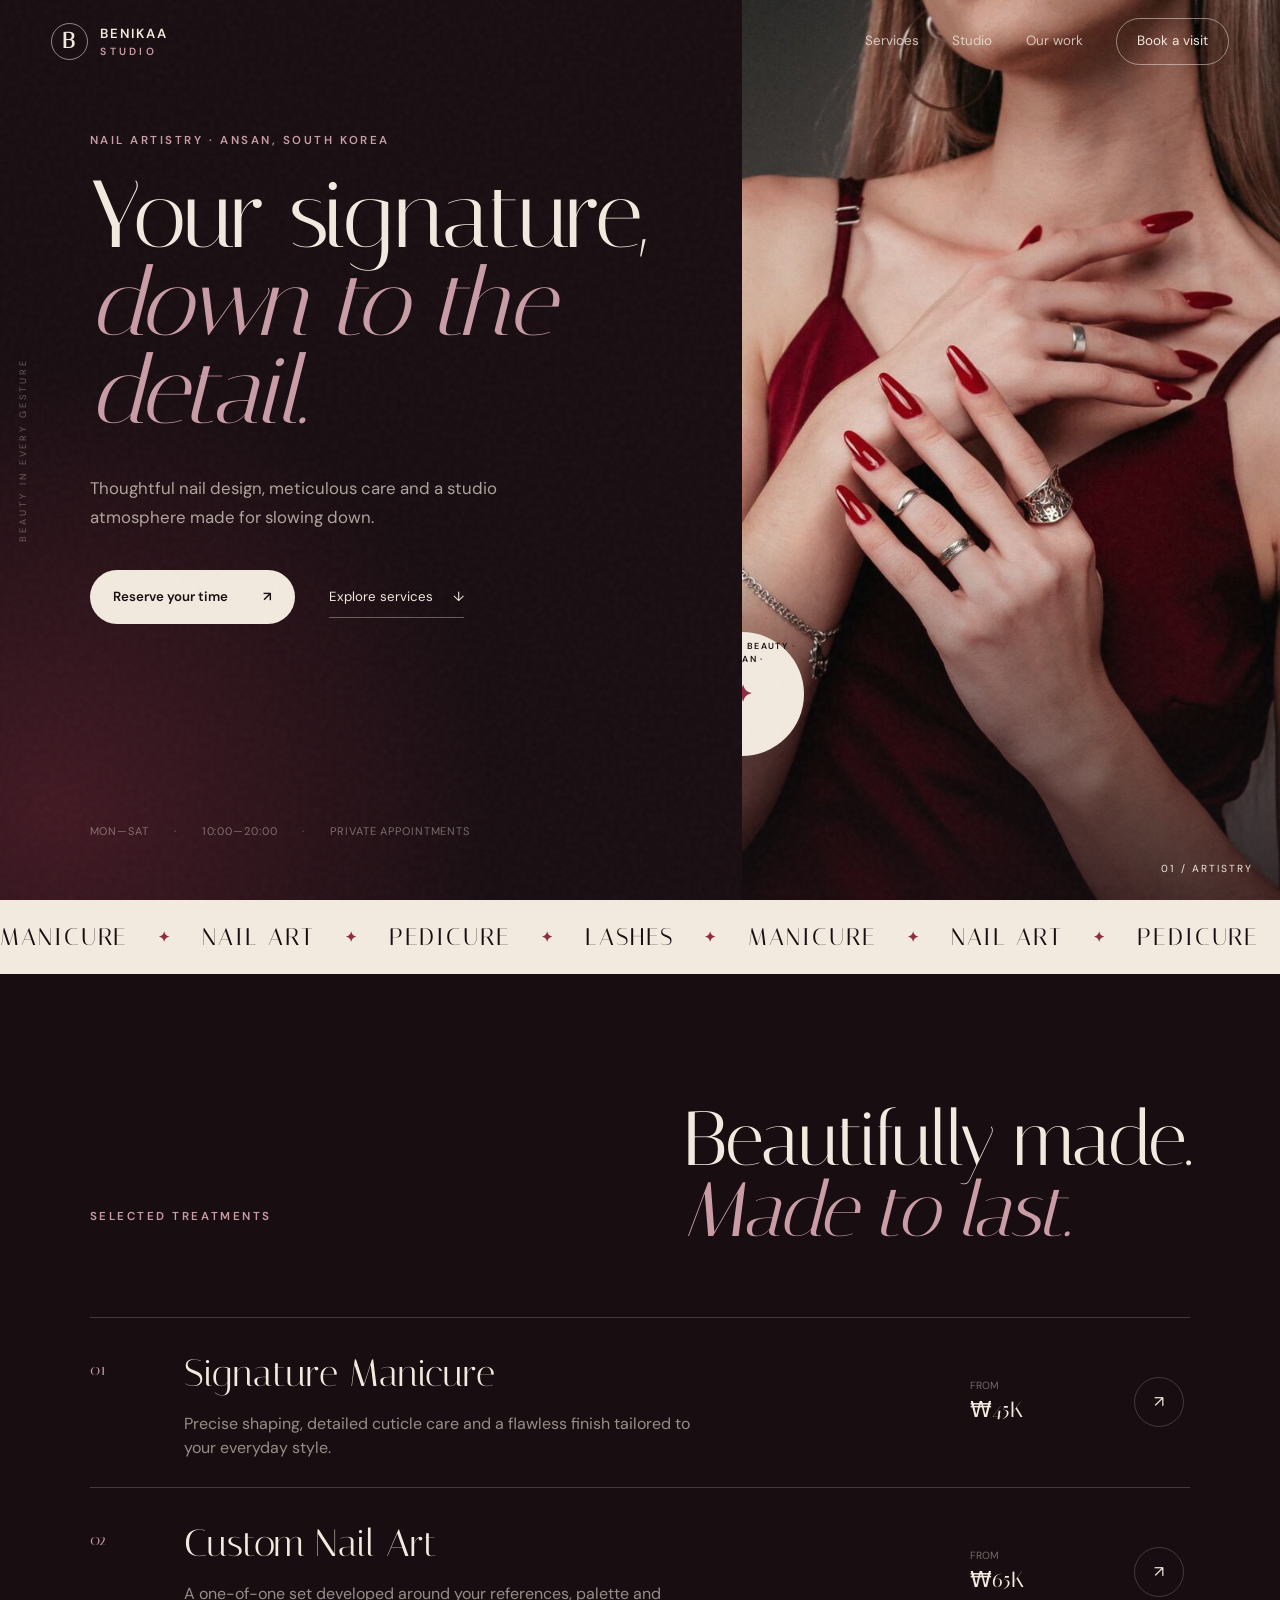
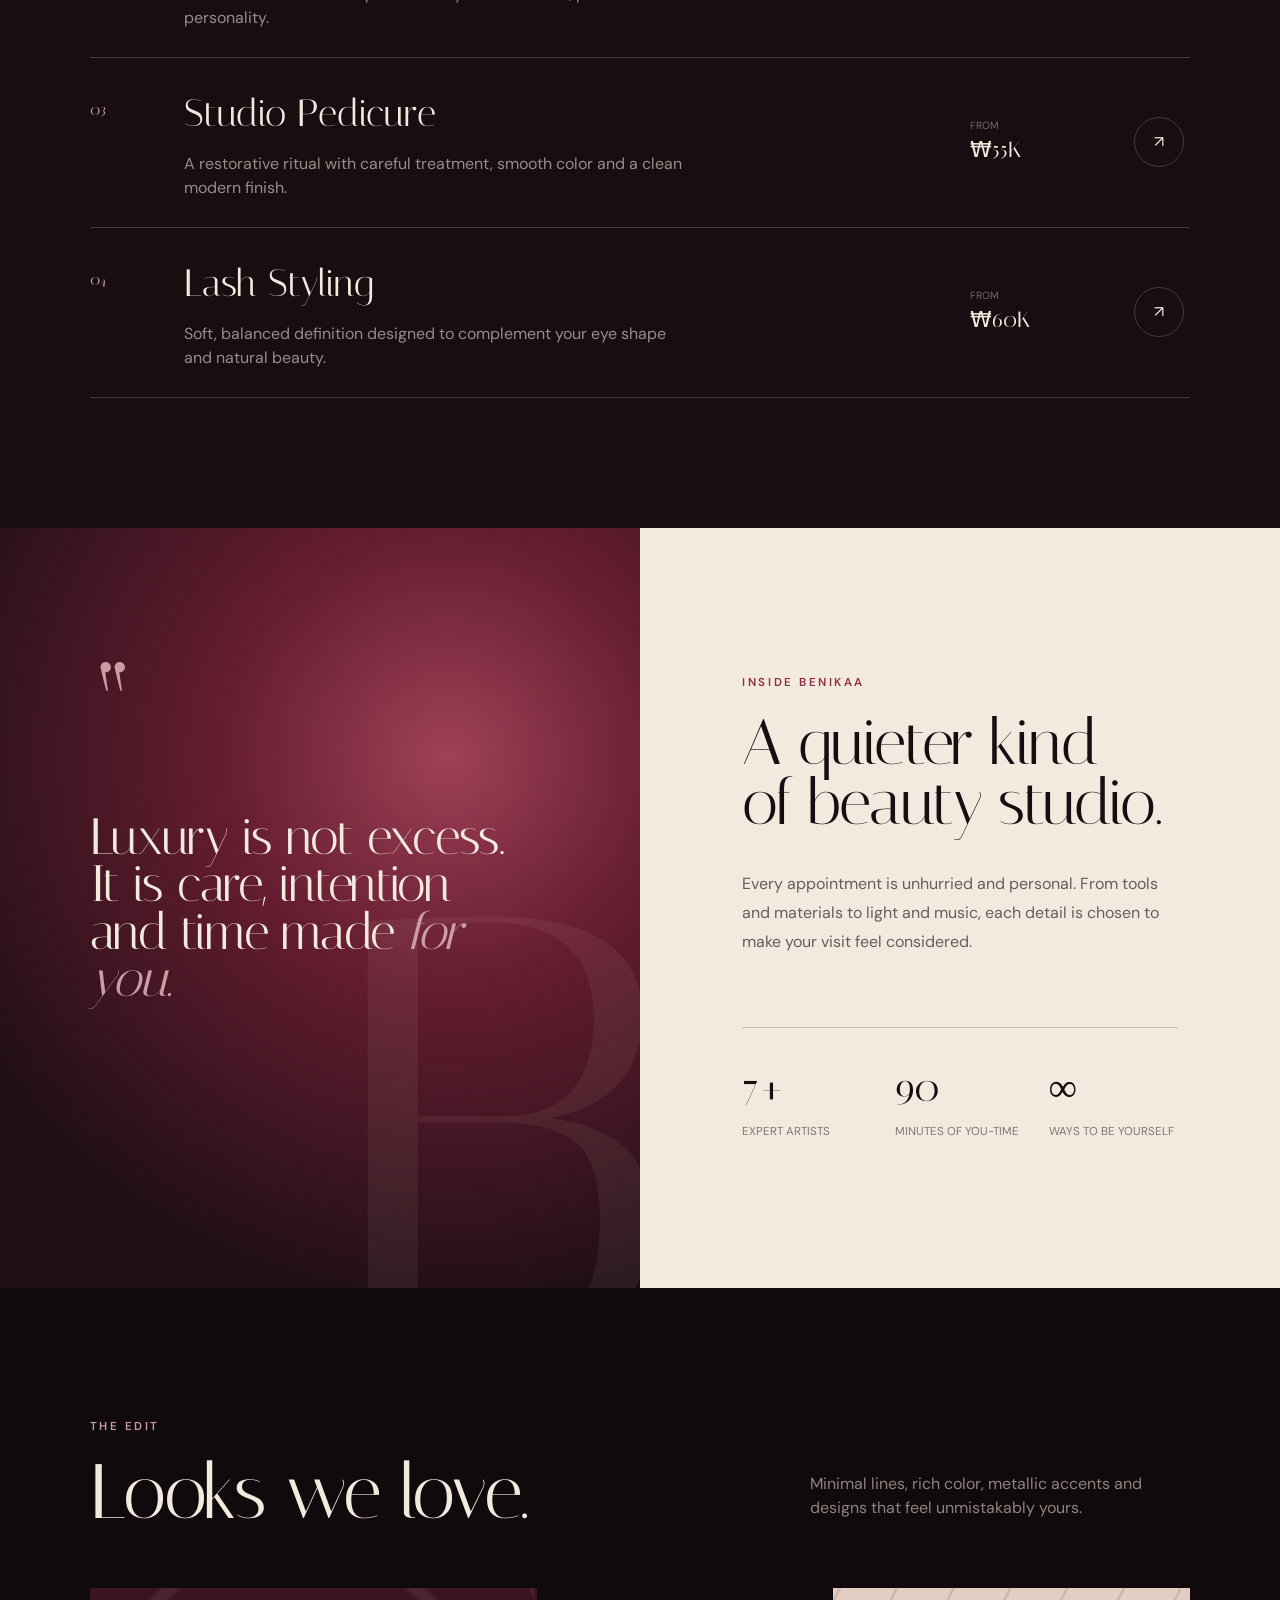
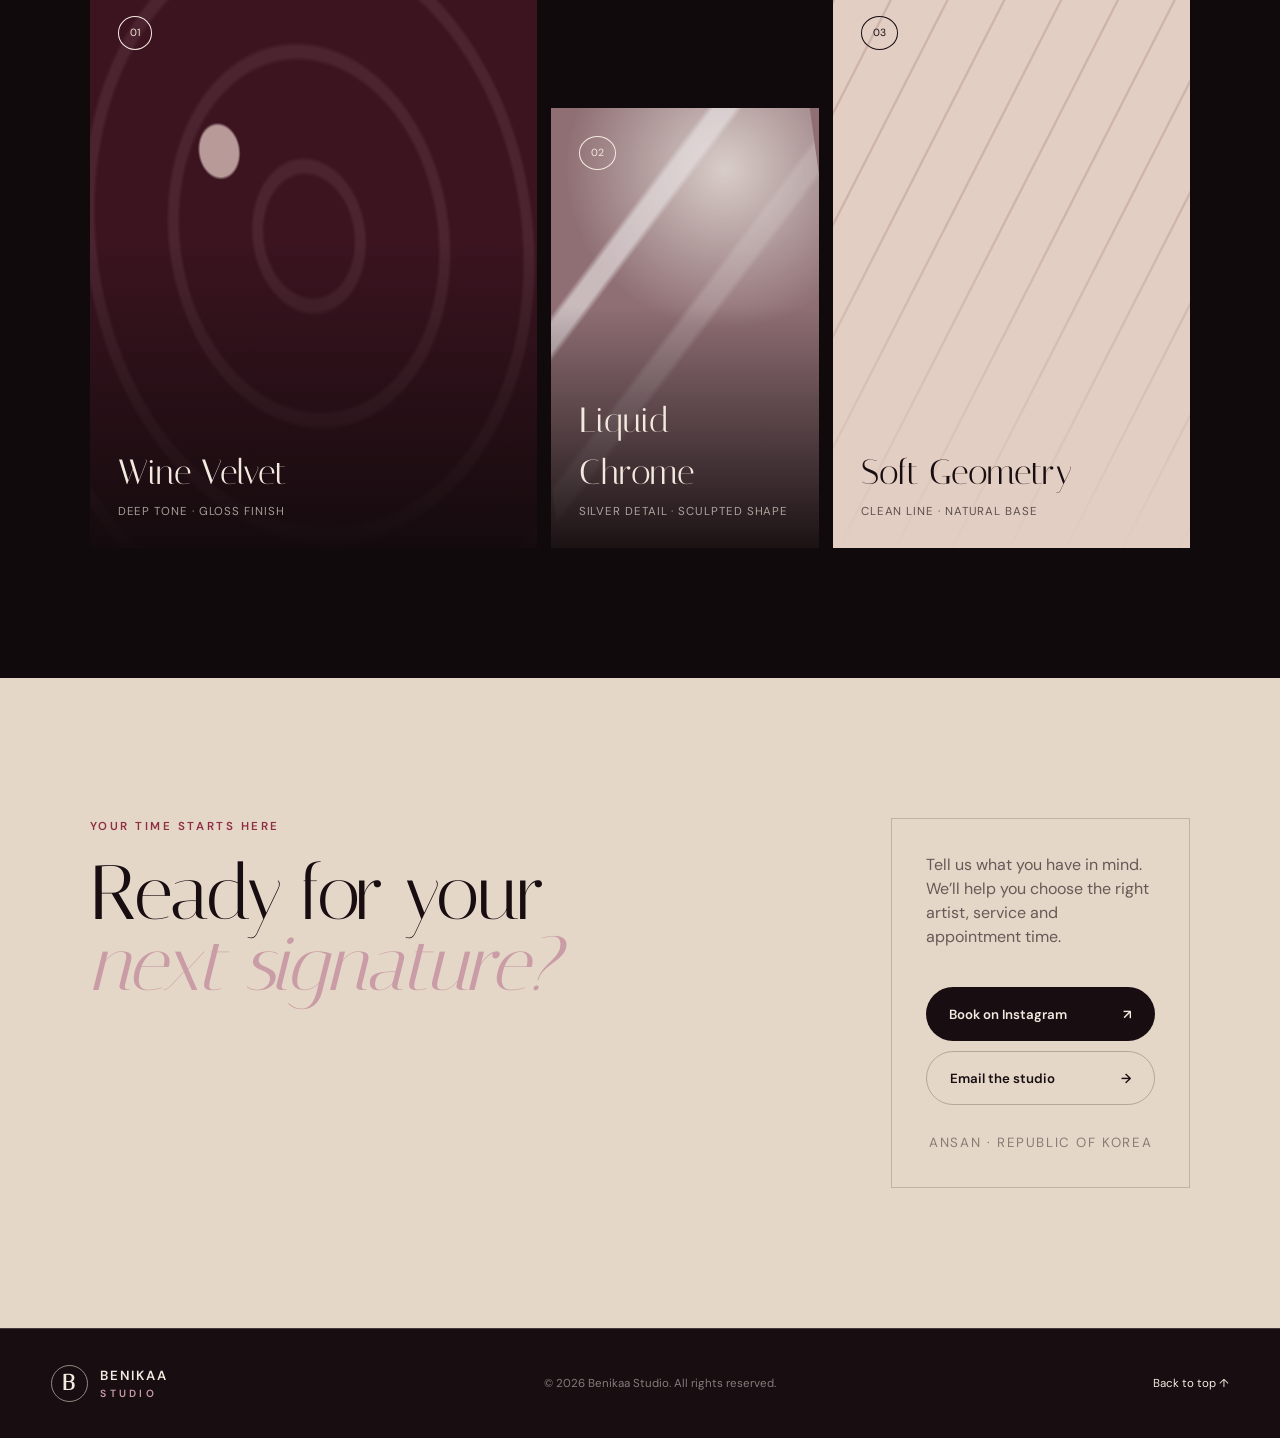
<file: index.html>
<!doctype html>
<html lang="en">
<head>
  <meta charset="utf-8">
  <meta name="viewport" content="width=device-width, initial-scale=1">
  <meta name="description" content="BENIKAA STUDIO — modern nail artistry and beauty rituals in Ansan, South Korea.">
  <meta name="theme-color" content="#180d11">
  <title>BENIKAA STUDIO — Nail Artistry in Ansan</title>
  <link rel="preconnect" href="https://fonts.googleapis.com">
  <link rel="preconnect" href="https://fonts.gstatic.com" crossorigin>
  <link href="https://fonts.googleapis.com/css2?family=DM+Sans:wght@400;500;600&family=Italiana&display=swap" rel="stylesheet">
  <link rel="stylesheet" href="assets/style.css">
</head>
<body>
  <div class="noise" aria-hidden="true"></div>

  <header class="site-header" data-header>
    <a class="brand" href="#top" aria-label="BENIKAA STUDIO home">
      <span class="brand-mark">B</span>
      <span>BENIKAA <em>STUDIO</em></span>
    </a>
    <button class="menu-button" type="button" aria-expanded="false" aria-controls="site-nav" data-menu>
      <span></span><span></span>
      <span class="sr-only">Open menu</span>
    </button>
    <nav class="site-nav" id="site-nav" aria-label="Main navigation" data-nav>
      <a href="#services">Services</a>
      <a href="#studio">Studio</a>
      <a href="#work">Our work</a>
      <a class="nav-cta" href="#booking">Book a visit</a>
    </nav>
  </header>

  <main id="top">
    <section class="hero">
      <div class="hero-copy">
        <p class="eyebrow reveal">Nail artistry · Ansan, South Korea</p>
        <h1 class="reveal">Your signature,<br><i>down to the detail.</i></h1>
        <p class="hero-text reveal">Thoughtful nail design, meticulous care and a studio atmosphere made for slowing down.</p>
        <div class="hero-actions reveal">
          <a class="button button-light" href="#booking">Reserve your time <span>↗</span></a>
          <a class="text-link" href="#services">Explore services <span>↓</span></a>
        </div>
        <div class="hero-meta reveal">
          <span>Mon—Sat</span>
          <span>10:00—20:00</span>
          <span>Private appointments</span>
        </div>
      </div>

      <div class="hero-visual reveal" aria-label="Editorial nail art portrait">
        <img src="assets/benikaa-hero.jpg" alt="Elegant editorial nail art in burgundy and chrome tones">
        <span class="image-note">01 / ARTISTRY</span>
        <div class="floating-seal" aria-hidden="true">
          <span>BENIKAA · BEAUTY · ANSAN · </span>
          <b>✦</b>
        </div>
      </div>

      <p class="vertical-note" aria-hidden="true">BEAUTY IN EVERY GESTURE</p>
    </section>

    <section class="marquee" aria-label="Studio specialties">
      <div class="marquee-track">
        <span>MANICURE</span><b>✦</b><span>NAIL ART</span><b>✦</b><span>PEDICURE</span><b>✦</b><span>LASHES</span><b>✦</b>
        <span>MANICURE</span><b>✦</b><span>NAIL ART</span><b>✦</b><span>PEDICURE</span><b>✦</b><span>LASHES</span><b>✦</b>
      </div>
    </section>

    <section class="section services" id="services">
      <div class="section-heading reveal">
        <p class="eyebrow">Selected treatments</p>
        <h2>Beautifully made.<br><i>Made to last.</i></h2>
      </div>

      <div class="service-list">
        <article class="service-card reveal">
          <span class="service-number">01</span>
          <div>
            <h3>Signature Manicure</h3>
            <p>Precise shaping, detailed cuticle care and a flawless finish tailored to your everyday style.</p>
          </div>
          <div class="service-price"><span>from</span> ₩45K</div>
          <a href="#booking" aria-label="Book Signature Manicure">↗</a>
        </article>
        <article class="service-card reveal">
          <span class="service-number">02</span>
          <div>
            <h3>Custom Nail Art</h3>
            <p>A one-of-one set developed around your references, palette and personality.</p>
          </div>
          <div class="service-price"><span>from</span> ₩65K</div>
          <a href="#booking" aria-label="Book Custom Nail Art">↗</a>
        </article>
        <article class="service-card reveal">
          <span class="service-number">03</span>
          <div>
            <h3>Studio Pedicure</h3>
            <p>A restorative ritual with careful treatment, smooth color and a clean modern finish.</p>
          </div>
          <div class="service-price"><span>from</span> ₩55K</div>
          <a href="#booking" aria-label="Book Studio Pedicure">↗</a>
        </article>
        <article class="service-card reveal">
          <span class="service-number">04</span>
          <div>
            <h3>Lash Styling</h3>
            <p>Soft, balanced definition designed to complement your eye shape and natural beauty.</p>
          </div>
          <div class="service-price"><span>from</span> ₩60K</div>
          <a href="#booking" aria-label="Book Lash Styling">↗</a>
        </article>
      </div>
    </section>

    <section class="studio" id="studio">
      <div class="studio-quote reveal">
        <span class="quote-mark">“</span>
        <blockquote>Luxury is not excess.<br>It is care, intention<br>and time made <i>for you.</i></blockquote>
      </div>
      <div class="studio-copy reveal">
        <p class="eyebrow">Inside Benikaa</p>
        <h2>A quieter kind<br>of beauty studio.</h2>
        <p>Every appointment is unhurried and personal. From tools and materials to light and music, each detail is chosen to make your visit feel considered.</p>
        <div class="studio-stats">
          <div><strong>7+</strong><span>expert artists</span></div>
          <div><strong>90</strong><span>minutes of you-time</span></div>
          <div><strong>∞</strong><span>ways to be yourself</span></div>
        </div>
      </div>
    </section>

    <section class="section work" id="work">
      <div class="work-head reveal">
        <div>
          <p class="eyebrow">The edit</p>
          <h2>Looks we love.</h2>
        </div>
        <p>Minimal lines, rich color, metallic accents and designs that feel unmistakably yours.</p>
      </div>
      <div class="look-grid">
        <article class="look look-one reveal"><span>01</span><h3>Wine Velvet</h3><p>Deep tone · Gloss finish</p></article>
        <article class="look look-two reveal"><span>02</span><h3>Liquid Chrome</h3><p>Silver detail · Sculpted shape</p></article>
        <article class="look look-three reveal"><span>03</span><h3>Soft Geometry</h3><p>Clean line · Natural base</p></article>
      </div>
    </section>

    <section class="booking" id="booking">
      <div class="booking-copy reveal">
        <p class="eyebrow">Your time starts here</p>
        <h2>Ready for your<br><i>next signature?</i></h2>
      </div>
      <div class="booking-card reveal">
        <p>Tell us what you have in mind. We’ll help you choose the right artist, service and appointment time.</p>
        <a class="button button-dark" href="https://www.instagram.com/" target="_blank" rel="noopener">Book on Instagram <span>↗</span></a>
        <a class="button button-outline" href="mailto:hello@benikaa.studio">Email the studio <span>→</span></a>
        <small>Ansan · Republic of Korea</small>
      </div>
    </section>
  </main>

  <footer>
    <a class="brand footer-brand" href="#top"><span class="brand-mark">B</span><span>BENIKAA <em>STUDIO</em></span></a>
    <p>© <span data-year></span> Benikaa Studio. All rights reserved.</p>
    <a href="#top">Back to top ↑</a>
  </footer>

  <script src="assets/script.js"></script>
</body>
</html>
</file>
<file: assets/style.css>
:root {
  --ink: #180d11;
  --wine: #581624;
  --wine-bright: #8e2d43;
  --cream: #f3eadf;
  --paper: #e5d7c8;
  --rose: #c99ca6;
  --line: rgba(243, 234, 223, 0.2);
  --ease: cubic-bezier(.2,.75,.25,1);
}

* { box-sizing: border-box; }
html { scroll-behavior: smooth; }
body {
  margin: 0;
  background: var(--ink);
  color: var(--cream);
  font-family: "DM Sans", sans-serif;
  font-size: 16px;
  line-height: 1.5;
  overflow-x: hidden;
}
a { color: inherit; text-decoration: none; }
img { display: block; max-width: 100%; }
button { color: inherit; font: inherit; }
.sr-only { position: absolute; width: 1px; height: 1px; padding: 0; margin: -1px; overflow: hidden; clip: rect(0,0,0,0); white-space: nowrap; border: 0; }
.noise {
  position: fixed;
  inset: 0;
  z-index: 99;
  pointer-events: none;
  opacity: .055;
  background-image: url("data:image/svg+xml,%3Csvg viewBox='0 0 180 180' xmlns='http://www.w3.org/2000/svg'%3E%3Cfilter id='n'%3E%3CfeTurbulence type='fractalNoise' baseFrequency='.85' numOctaves='3' stitchTiles='stitch'/%3E%3C/filter%3E%3Crect width='100%25' height='100%25' filter='url(%23n)' opacity='.7'/%3E%3C/svg%3E");
}

.site-header {
  position: fixed;
  z-index: 50;
  top: 0;
  left: 0;
  width: 100%;
  height: 84px;
  display: flex;
  align-items: center;
  justify-content: space-between;
  padding: 0 4vw;
  border-bottom: 1px solid transparent;
  transition: background .35s ease, border-color .35s ease, height .35s ease;
}
.site-header.scrolled { height: 68px; background: rgba(24,13,17,.88); backdrop-filter: blur(18px); border-color: var(--line); }
.brand { display: inline-flex; align-items: center; gap: 12px; font-size: .83rem; font-weight: 600; letter-spacing: .13em; }
.brand em { display: block; color: var(--rose); font-size: .65rem; font-style: normal; letter-spacing: .32em; }
.brand-mark { display: grid; place-items: center; width: 37px; height: 37px; border: 1px solid rgba(243,234,223,.55); border-radius: 50%; font-family: "Italiana", serif; font-size: 1.35rem; }
.site-nav { display: flex; align-items: center; gap: clamp(20px, 2.6vw, 44px); font-size: .84rem; }
.site-nav a:not(.nav-cta) { position: relative; color: rgba(243,234,223,.78); }
.site-nav a:not(.nav-cta)::after { content: ""; position: absolute; left: 0; bottom: -7px; width: 100%; height: 1px; background: var(--cream); transform: scaleX(0); transform-origin: right; transition: transform .3s var(--ease); }
.site-nav a:hover::after { transform: scaleX(1); transform-origin: left; }
.nav-cta { padding: 12px 20px; border: 1px solid rgba(243,234,223,.5); border-radius: 999px; transition: color .25s, background .25s; }
.nav-cta:hover { color: var(--ink); background: var(--cream); }
.menu-button { display: none; background: none; border: 0; padding: 12px 0 12px 12px; }

.hero {
  position: relative;
  min-height: 100svh;
  display: grid;
  grid-template-columns: 58% 42%;
  background: radial-gradient(circle at 4% 90%, rgba(142,45,67,.35), transparent 30%), var(--ink);
}
.hero-copy { display: flex; flex-direction: column; justify-content: center; padding: 132px 7vw 60px 7vw; }
.eyebrow { margin: 0 0 22px; color: var(--rose); font-size: .72rem; font-weight: 600; letter-spacing: .22em; text-transform: uppercase; }
h1, h2, blockquote { font-family: "Italiana", serif; font-weight: 400; line-height: .93; letter-spacing: -.025em; }
h1 { max-width: 880px; margin: 0; font-size: clamp(4rem, 7.4vw, 8.4rem); }
h1 i, h2 i, blockquote i { color: var(--rose); font-weight: 400; }
.hero-text { max-width: 500px; margin: 38px 0 0; color: rgba(243,234,223,.68); font-size: 1.05rem; line-height: 1.75; }
.hero-actions { display: flex; align-items: center; gap: 34px; margin-top: 38px; }
.button { min-height: 54px; display: inline-flex; align-items: center; justify-content: space-between; gap: 24px; padding: 0 23px; border-radius: 999px; font-size: .83rem; font-weight: 600; transition: transform .25s var(--ease), background .25s, color .25s; }
.button:hover { transform: translateY(-3px); }
.button-light { min-width: 205px; background: var(--cream); color: var(--ink); }
.text-link { padding: 10px 0; border-bottom: 1px solid rgba(243,234,223,.35); font-size: .83rem; }
.text-link span { margin-left: 16px; }
.hero-meta { display: flex; gap: 25px; margin-top: auto; padding-top: 44px; color: rgba(243,234,223,.42); font-size: .69rem; letter-spacing: .08em; text-transform: uppercase; }
.hero-meta span + span::before { content: "·"; margin-right: 25px; }
.hero-visual { position: relative; min-height: 100svh; overflow: hidden; background: linear-gradient(145deg, #713147, #231217 65%); }
.hero-visual::after { content: ""; position: absolute; inset: 0; background: linear-gradient(to top, rgba(24,13,17,.65), transparent 40%); }
.hero-visual img { width: 100%; height: 100%; object-fit: cover; object-position: center; transition: transform 1.3s var(--ease); }
.hero-visual:hover img { transform: scale(1.035); }
.image-note { position: absolute; z-index: 2; right: 27px; bottom: 24px; font-size: .64rem; letter-spacing: .2em; }
.floating-seal { position: absolute; z-index: 3; left: -62px; bottom: 16%; width: 124px; height: 124px; border-radius: 50%; display: grid; place-items: center; background: var(--cream); color: var(--ink); box-shadow: 0 15px 50px rgba(0,0,0,.25); }
.floating-seal span { position: absolute; inset: 8px; font-size: .55rem; font-weight: 600; letter-spacing: .16em; text-align: center; animation: spin 15s linear infinite; }
.floating-seal b { color: var(--wine-bright); font-size: 1.45rem; }
.vertical-note { position: absolute; left: 1.3vw; top: 50%; margin: 0; writing-mode: vertical-rl; transform: rotate(180deg) translateY(50%); color: rgba(243,234,223,.35); font-size: .58rem; letter-spacing: .32em; }
@keyframes spin { to { transform: rotate(360deg); } }

.marquee { overflow: hidden; padding: 19px 0; background: var(--cream); color: var(--ink); }
.marquee-track { display: flex; width: max-content; align-items: center; gap: 30px; animation: marquee 24s linear infinite; font-family: "Italiana", serif; font-size: 1.5rem; letter-spacing: .08em; }
.marquee-track b { color: var(--wine-bright); font-size: .85rem; }
@keyframes marquee { to { transform: translateX(-50%); } }

.section { padding: 130px 7vw; }
.section-heading { display: flex; justify-content: space-between; align-items: flex-end; margin-bottom: 70px; }
.section h2, .studio h2, .booking h2 { margin: 0; font-size: clamp(3.2rem, 6vw, 7rem); }
.service-list { border-top: 1px solid var(--line); }
.service-card { display: grid; grid-template-columns: 70px minmax(260px,1fr) 140px 56px; gap: 24px; align-items: center; min-height: 170px; border-bottom: 1px solid var(--line); transition: padding .35s var(--ease), background .35s; }
.service-card:hover { padding: 0 20px; background: rgba(243,234,223,.035); }
.service-number { align-self: start; padding-top: 40px; color: var(--rose); font-family: "Italiana", serif; }
.service-card h3 { margin: 0 0 10px; font-family: "Italiana", serif; font-size: clamp(1.9rem, 3vw, 3.2rem); font-weight: 400; }
.service-card p { max-width: 510px; margin: 0; color: rgba(243,234,223,.58); }
.service-price { font-family: "Italiana", serif; font-size: 1.4rem; }
.service-price span { display: block; color: rgba(243,234,223,.42); font-family: "DM Sans", sans-serif; font-size: .65rem; text-transform: uppercase; }
.service-card > a { display: grid; place-items: center; width: 50px; height: 50px; border: 1px solid var(--line); border-radius: 50%; transition: color .25s, background .25s, transform .25s; }
.service-card:hover > a { color: var(--ink); background: var(--cream); transform: rotate(45deg); }

.studio { display: grid; grid-template-columns: 1fr 1fr; min-height: 760px; background: var(--cream); color: var(--ink); }
.studio-quote { position: relative; display: flex; align-items: center; overflow: hidden; padding: 8vw 7vw; color: var(--cream); background: radial-gradient(circle at 70% 30%, #9e4058 0, #651d30 32%, #220f16 78%); }
.studio-quote::after { content: "B"; position: absolute; right: -5%; bottom: -20%; color: rgba(243,234,223,.06); font-family: "Italiana", serif; font-size: 38rem; line-height: 1; }
.quote-mark { position: absolute; top: 12%; left: 7vw; color: var(--rose); font-family: "Italiana", serif; font-size: 8rem; }
blockquote { position: relative; z-index: 1; margin: 0; font-size: clamp(2.4rem, 4vw, 5rem); }
.studio-copy { display: flex; flex-direction: column; justify-content: center; padding: 8vw; }
.studio-copy .eyebrow { color: var(--wine-bright); }
.studio-copy h2 { font-size: clamp(3.1rem, 5vw, 6rem); }
.studio-copy > p:not(.eyebrow) { max-width: 550px; margin: 38px 0 0; color: rgba(24,13,17,.64); line-height: 1.8; }
.studio-stats { display: grid; grid-template-columns: repeat(3,1fr); gap: 24px; margin-top: 70px; padding-top: 30px; border-top: 1px solid rgba(24,13,17,.18); }
.studio-stats strong { display: block; font-family: "Italiana", serif; font-size: 2.5rem; font-weight: 400; }
.studio-stats span { color: rgba(24,13,17,.53); font-size: .72rem; text-transform: uppercase; }

.work { background: #110a0c; }
.work-head { display: flex; align-items: flex-end; justify-content: space-between; gap: 30px; margin-bottom: 60px; }
.work-head > p { max-width: 380px; margin: 0 0 8px; color: rgba(243,234,223,.55); }
.look-grid { display: grid; grid-template-columns: 1.25fr .75fr 1fr; gap: 14px; }
.look { position: relative; min-height: 560px; display: flex; flex-direction: column; justify-content: flex-end; overflow: hidden; padding: 28px; background: #3b1420; transition: flex .4s var(--ease), transform .4s var(--ease); }
.look::before, .look::after { content: ""; position: absolute; inset: 0; transition: transform .7s var(--ease), opacity .5s; }
.look::before { opacity: .8; background: radial-gradient(ellipse at 35% 30%, rgba(255,230,222,.8) 0 4%, transparent 4.5%), repeating-radial-gradient(ellipse at 50% 45%, transparent 0 12%, rgba(234,184,195,.12) 13% 15%, transparent 16% 23%); transform: scale(1.15) rotate(-8deg); }
.look::after { background: linear-gradient(to top, rgba(17,10,12,.92), transparent 55%); }
.look-two { min-height: 440px; align-self: end; background: #8f6f74; }
.look-two::before { background: linear-gradient(135deg, transparent 30%, rgba(255,255,255,.65) 31% 34%, transparent 35% 48%, rgba(255,255,255,.22) 49% 52%, transparent 53%), radial-gradient(circle at 70% 20%, #ebe5df, transparent 35%); }
.look-three { min-height: 500px; background: #e2cec2; color: var(--ink); }
.look-three::before { background: repeating-linear-gradient(125deg, transparent 0 18px, rgba(88,22,36,.18) 19px 20px, transparent 21px 44px); }
.look-three::after { background: linear-gradient(to top, rgba(226,206,194,.95), transparent 60%); }
.look:hover::before { transform: scale(1.25) rotate(0); }
.look span, .look h3, .look p { position: relative; z-index: 2; }
.look span { margin-bottom: auto; align-self: flex-start; padding: 8px 11px; border: 1px solid currentColor; border-radius: 50%; font-size: .65rem; }
.look h3 { margin: 0; font-family: "Italiana", serif; font-size: 2.2rem; font-weight: 400; }
.look p { margin: 4px 0 0; font-size: .72rem; letter-spacing: .08em; opacity: .65; text-transform: uppercase; }

.booking { display: grid; grid-template-columns: 1.4fr .6fr; gap: 8vw; padding: 140px 7vw; background: var(--paper); color: var(--ink); }
.booking .eyebrow { color: var(--wine-bright); }
.booking-card { align-self: end; padding: 34px; border: 1px solid rgba(24,13,17,.18); }
.booking-card p { margin: 0 0 28px; color: rgba(24,13,17,.62); }
.booking-card .button { width: 100%; margin-top: 10px; }
.button-dark { background: var(--ink); color: var(--cream); }
.button-outline { border: 1px solid rgba(24,13,17,.24); }
.booking-card small { display: block; margin-top: 28px; color: rgba(24,13,17,.45); text-align: center; letter-spacing: .12em; text-transform: uppercase; }

footer { display: flex; align-items: center; justify-content: space-between; gap: 30px; padding: 34px 4vw; border-top: 1px solid var(--line); color: rgba(243,234,223,.5); font-size: .72rem; }
.footer-brand { color: var(--cream); }
footer > a:last-child { color: var(--cream); }

.reveal { opacity: 0; transform: translateY(30px); transition: opacity .8s var(--ease), transform .8s var(--ease); }
.reveal.visible { opacity: 1; transform: translateY(0); }
.hero .reveal:nth-child(2) { transition-delay: .08s; }
.hero .reveal:nth-child(3) { transition-delay: .16s; }
.hero .reveal:nth-child(4) { transition-delay: .24s; }
@media (prefers-reduced-motion: reduce) {
  html { scroll-behavior: auto; }
  *, *::before, *::after { animation-duration: .01ms !important; animation-iteration-count: 1 !important; transition-duration: .01ms !important; }
  .reveal { opacity: 1; transform: none; }
}

@media (max-width: 900px) {
  .site-header { height: 68px; padding: 0 22px; }
  .menu-button { display: grid; gap: 7px; cursor: pointer; }
  .menu-button span:not(.sr-only) { display: block; width: 28px; height: 1px; background: var(--cream); transition: transform .3s; }
  .menu-button[aria-expanded="true"] span:first-child { transform: translateY(4px) rotate(45deg); }
  .menu-button[aria-expanded="true"] span:nth-child(2) { transform: translateY(-4px) rotate(-45deg); }
  .site-nav { position: fixed; inset: 68px 0 auto; display: grid; gap: 0; padding: 14px 22px 28px; background: rgba(24,13,17,.97); border-bottom: 1px solid var(--line); transform: translateY(-130%); opacity: 0; transition: transform .35s var(--ease), opacity .35s; }
  .site-nav.open { transform: translateY(0); opacity: 1; }
  .site-nav a { padding: 17px 0; border-bottom: 1px solid var(--line); font-size: 1rem; }
  .site-nav .nav-cta { margin-top: 14px; padding: 14px 20px; text-align: center; }
  .hero { grid-template-columns: 1fr; }
  .hero-copy { min-height: 76svh; padding: 130px 24px 45px; }
  h1 { font-size: clamp(3.55rem, 16vw, 6rem); }
  .hero-text { margin-top: 28px; }
  .hero-meta { display: none; }
  .hero-visual { min-height: 72svh; }
  .floating-seal { left: auto; right: 24px; top: -62px; bottom: auto; }
  .vertical-note { display: none; }
  .section { padding: 95px 24px; }
  .section-heading { margin-bottom: 45px; }
  .service-card { grid-template-columns: 38px 1fr 44px; padding: 28px 0; }
  .service-card:hover { padding: 28px 8px; }
  .service-number { padding-top: 6px; }
  .service-price { grid-column: 2; font-size: 1.15rem; }
  .service-card > a { grid-column: 3; grid-row: 1 / 3; width: 42px; height: 42px; }
  .studio { grid-template-columns: 1fr; }
  .studio-quote { min-height: 620px; padding: 100px 24px 70px; }
  .quote-mark { left: 24px; }
  .studio-copy { padding: 90px 24px; }
  .look-grid { grid-template-columns: 1fr; }
  .look, .look-two, .look-three { min-height: 460px; }
  .booking { grid-template-columns: 1fr; padding: 100px 24px; }
}

@media (max-width: 560px) {
  .brand { gap: 9px; font-size: .7rem; }
  .brand-mark { width: 32px; height: 32px; }
  .hero-actions { align-items: stretch; flex-direction: column; gap: 12px; }
  .button-light { width: 100%; }
  .text-link { width: max-content; }
  .section h2, .studio h2, .booking h2 { font-size: clamp(3rem, 15vw, 4.7rem); }
  .service-card { grid-template-columns: 34px 1fr; }
  .service-card > a { display: none; }
  .studio-stats { grid-template-columns: 1fr; gap: 18px; }
  .studio-stats div { display: flex; align-items: baseline; gap: 16px; }
  .work-head { align-items: flex-start; flex-direction: column; }
  footer { align-items: flex-start; flex-direction: column; }
}
</file>
